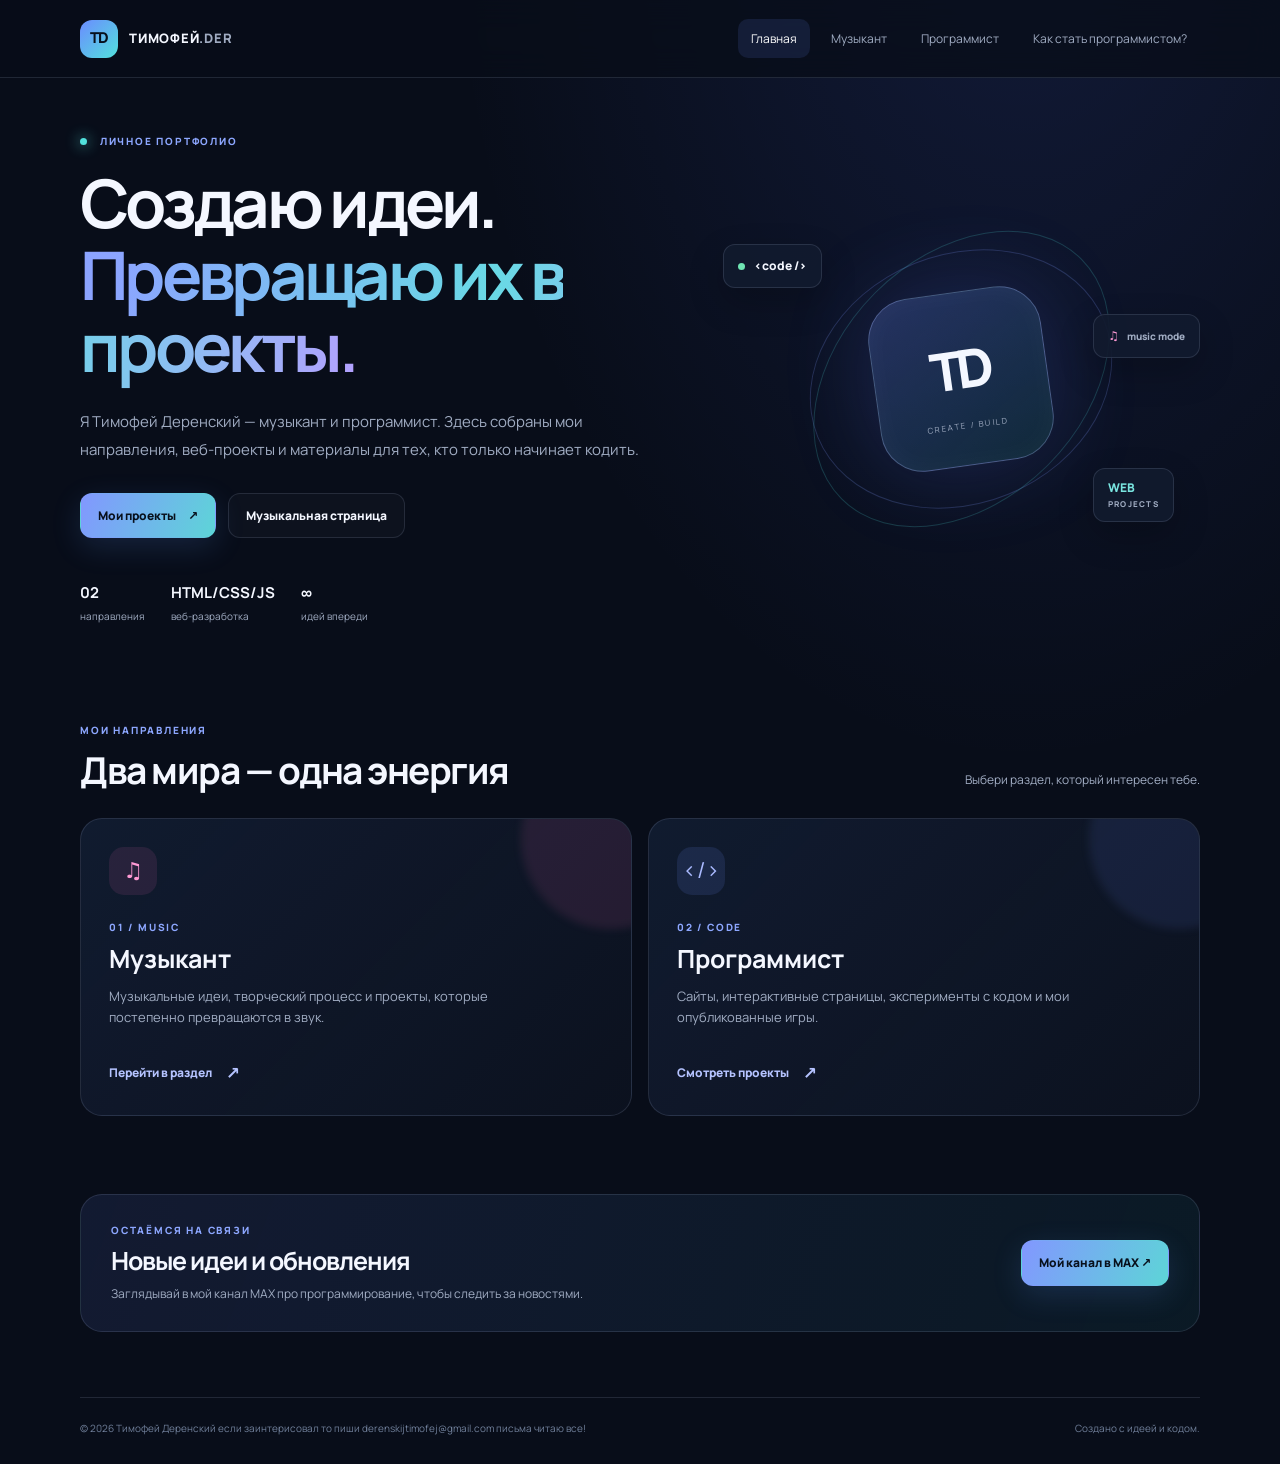
<file: index.html>
<!doctype html>
<html lang="ru">
<head>
  <meta charset="utf-8">
  <meta name="viewport" content="width=device-width, initial-scale=1">
  <meta name="theme-color" content="#0b1020">
  <meta name="description" content="Портфолио Тимофея Деренского: музыка, программирование и проекты.">
  <title>Тимофей Деренский — портфолио</title>
  <link rel="stylesheet" href="style.css">
</head>
<body>
<header class="site-header">
  <a class="brand" href="index.html"><span class="brand-mark">TD</span><span>ТИМОФЕЙ<span class="muted">.DER</span></span></a>
  <button class="menu-toggle" aria-label="Открыть меню" aria-expanded="false">☰</button>
  <nav class="nav">
    <a class="active" href="index.html">Главная</a>
    <a href="musician.html">Музыкант</a>
    <a href="programmer.html">Программист</a>
    <a href="learn.html">Как стать программистом?</a>
  </nav>
</header>
<main>
  <section class="hero container">
    <div class="hero-copy">
      <p class="eyebrow"><span class="pulse"></span> ЛИЧНОЕ ПОРТФОЛИО</p>
      <h1>Создаю идеи.<br><span class="gradient-text">Превращаю их в проекты.</span></h1>
      <p class="lead">Я Тимофей Деренский — музыкант и программист. Здесь собраны мои направления, веб-проекты и материалы для тех, кто только начинает кодить.</p>
      <div class="hero-actions">
        <a class="button primary" href="programmer.html">Мои проекты <span>↗</span></a>
        <a class="button secondary" href="musician.html">Музыкальная страница</a>
      </div>
      <div class="mini-stats">
        <div><strong>02</strong><span>направления</span></div>
        <div><strong>HTML/CSS/JS</strong><span>веб-разработка</span></div>
        <div><strong>∞</strong><span>идей впереди</span></div>
      </div>
    </div>
    <div class="hero-art" aria-label="Абстрактная иллюстрация">
      <div class="orbit orbit-one"></div><div class="orbit orbit-two"></div>
      <div class="core"><span>TD</span><small>CREATE / BUILD</small></div>
      <div class="float-card card-code"><span class="dot dot-green"></span> &lt;code /&gt;</div>
      <div class="float-card card-music">♫ <span>music mode</span></div>
      <div class="float-card card-web">WEB<br><small>PROJECTS</small></div>
    </div>
  </section>
  <section class="section container">
    <div class="section-heading"><div><p class="eyebrow">МОИ НАПРАВЛЕНИЯ</p><h2>Два мира — одна энергия</h2></div><p>Выбери раздел, который интересен тебе.</p></div>
    <div class="feature-grid">
      <a class="feature-card music-card" href="musician.html"><div class="feature-icon">♫</div><p class="eyebrow">01 / MUSIC</p><h3>Музыкант</h3><p>Музыкальные идеи, творческий процесс и проекты, которые постепенно превращаются в звук.</p><span class="text-link">Перейти в раздел <b>↗</b></span></a>
      <a class="feature-card code-card" href="programmer.html"><div class="feature-icon">&lt;/&gt;</div><p class="eyebrow">02 / CODE</p><h3>Программист</h3><p>Сайты, интерактивные страницы, эксперименты с кодом и мои опубликованные игры.</p><span class="text-link">Смотреть проекты <b>↗</b></span></a>
    </div>
  </section>
  <section class="community-band container">
    <div><p class="eyebrow">ОСТАЁМСЯ НА СВЯЗИ</p><h2>Новые идеи и обновления</h2><p>Заглядывай в мой канал MAX про программирование, чтобы следить за новостями.</p></div>
    <a class="button primary" href="https://max.ru/join/OWKuFMnYmhyR2rwRwf-dIkfcgJNH3HyfFneacrjcC28" target="_blank" rel="noopener noreferrer">Мой канал в MAX ↗</a>
  </section>
</main>
<footer class="footer"><span>© <span id="year"></span> Тимофей Деренский если заинтерисовал то пиши derenskijtimofej@gmail.com письма читаю все! </span><span>Создано с идеей и кодом.</span></footer>
<script src="script.js"></script>
</body></html>
</file>
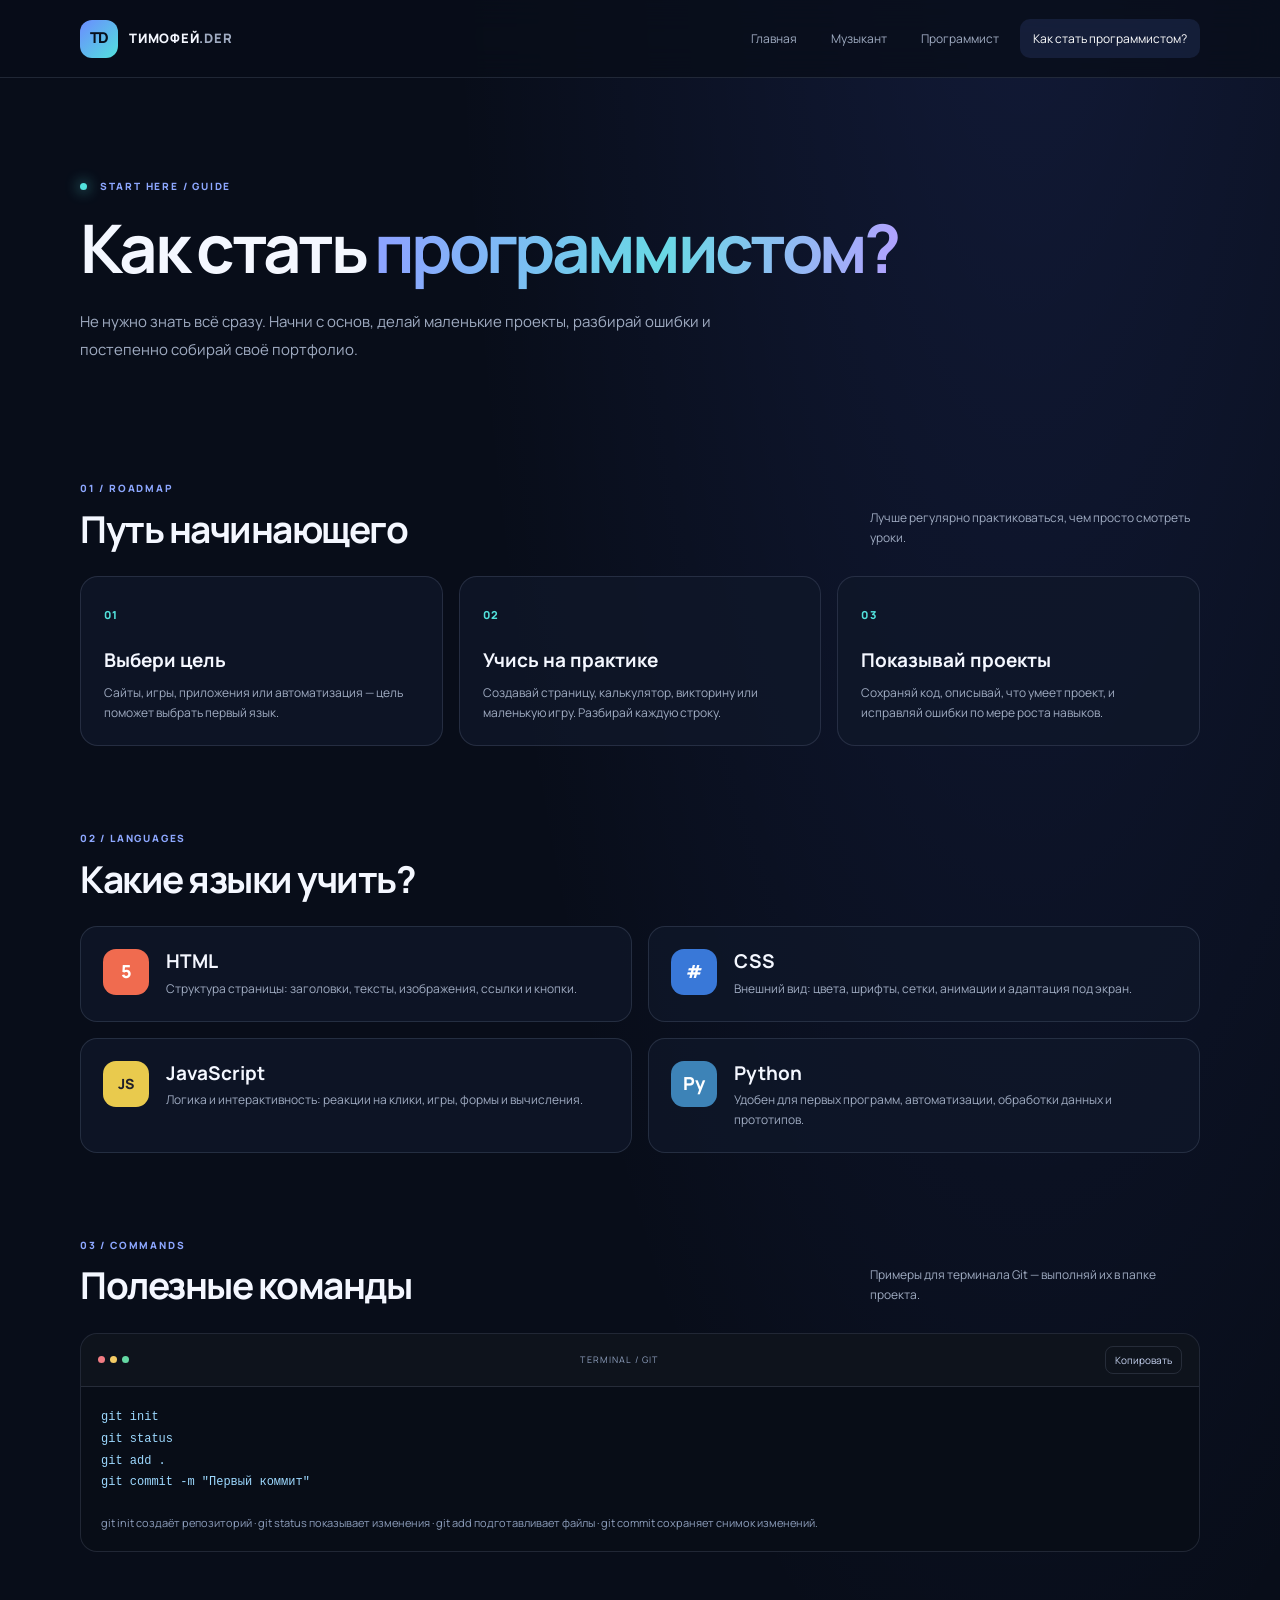
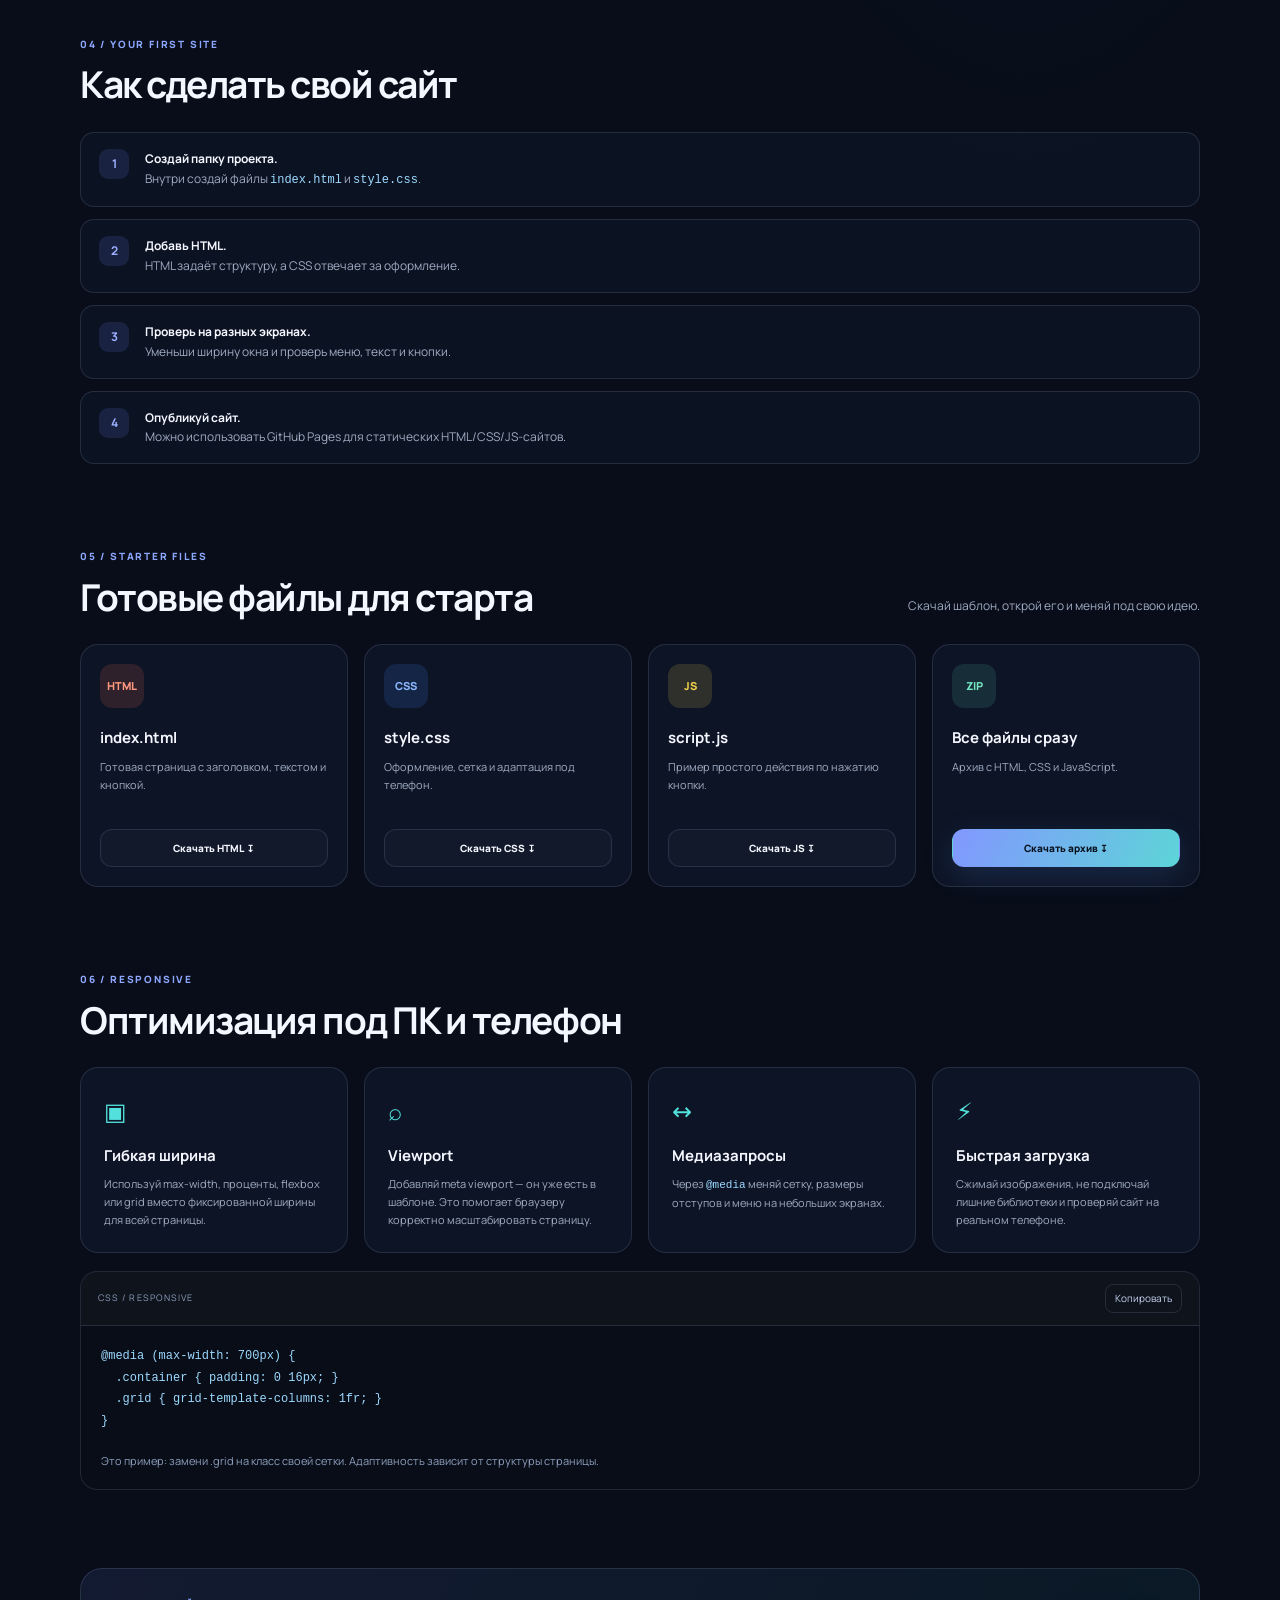
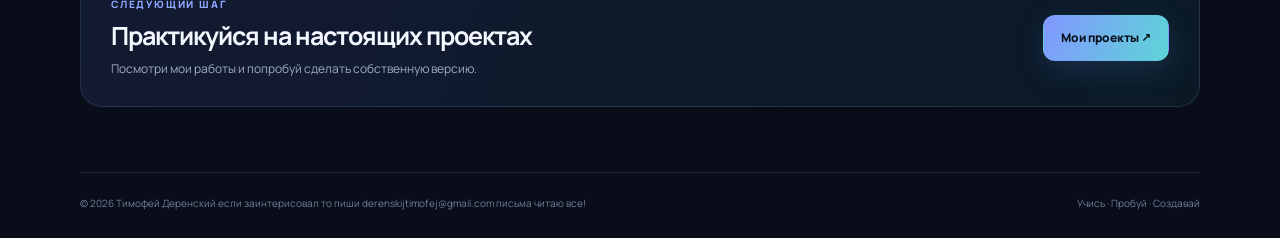
<file: learn.html>
<!doctype html>
<html lang="ru"><head><meta charset="utf-8"><meta name="viewport" content="width=device-width, initial-scale=1"><meta name="theme-color" content="#0b1020"><meta name="description" content="Советы начинающим программистам, языки, команды и шаблоны сайтов."><title>Как стать программистом? — Тимофей Деренский</title><link rel="stylesheet" href="style.css"></head>
<body><header class="site-header"><a class="brand" href="index.html"><span class="brand-mark">TD</span><span>ТИМОФЕЙ<span class="muted">.DER</span></span></a><button class="menu-toggle" aria-label="Открыть меню" aria-expanded="false">☰</button><nav class="nav"><a href="index.html">Главная</a><a href="musician.html">Музыкант</a><a href="programmer.html">Программист</a><a class="active" href="learn.html">Как стать программистом?</a></nav></header>
<main><section class="page-hero container"><p class="eyebrow"><span class="pulse"></span> START HERE / GUIDE</p><h1>Как стать <span class="gradient-text">программистом?</span></h1><p class="lead">Не нужно знать всё сразу. Начни с основ, делай маленькие проекты, разбирай ошибки и постепенно собирай своё портфолио.</p></section>
<section class="section container"><div class="section-heading"><div><p class="eyebrow">01 / ROADMAP</p><h2>Путь начинающего</h2></div><p>Лучше регулярно практиковаться, чем просто смотреть уроки.</p></div><div class="steps-grid"><article class="info-card"><span class="number">01</span><h3>Выбери цель</h3><p>Сайты, игры, приложения или автоматизация — цель поможет выбрать первый язык.</p></article><article class="info-card"><span class="number">02</span><h3>Учись на практике</h3><p>Создавай страницу, калькулятор, викторину или маленькую игру. Разбирай каждую строку.</p></article><article class="info-card"><span class="number">03</span><h3>Показывай проекты</h3><p>Сохраняй код, описывай, что умеет проект, и исправляй ошибки по мере роста навыков.</p></article></div></section>
<section class="section container"><div class="section-heading"><div><p class="eyebrow">02 / LANGUAGES</p><h2>Какие языки учить?</h2></div></div><div class="language-grid"><article class="language-card"><span class="lang-icon html-icon">5</span><div><h3>HTML</h3><p>Структура страницы: заголовки, тексты, изображения, ссылки и кнопки.</p></div></article><article class="language-card"><span class="lang-icon css-icon">#</span><div><h3>CSS</h3><p>Внешний вид: цвета, шрифты, сетки, анимации и адаптация под экран.</p></div></article><article class="language-card"><span class="lang-icon js-icon">JS</span><div><h3>JavaScript</h3><p>Логика и интерактивность: реакции на клики, игры, формы и вычисления.</p></div></article><article class="language-card"><span class="lang-icon py-icon">Py</span><div><h3>Python</h3><p>Удобен для первых программ, автоматизации, обработки данных и прототипов.</p></div></article></div></section>
<section class="section container"><div class="section-heading"><div><p class="eyebrow">03 / COMMANDS</p><h2>Полезные команды</h2></div><p>Примеры для терминала Git — выполняй их в папке проекта.</p></div><div class="code-panel"><div class="code-head"><span><i></i><i></i><i></i></span><span>TERMINAL / GIT</span><button class="copy-button" data-copy="git init&#10;git status&#10;git add .&#10;git commit -m &quot;Первый коммит&quot;">Копировать</button></div><pre><code>git init
git status
git add .
git commit -m "Первый коммит"</code></pre><p class="code-note">git init создаёт репозиторий · git status показывает изменения · git add подготавливает файлы · git commit сохраняет снимок изменений.</p></div></section>
<section class="section container"><div class="section-heading"><div><p class="eyebrow">04 / YOUR FIRST SITE</p><h2>Как сделать свой сайт</h2></div></div><div class="steps-list"><div><b>1</b><p><strong>Создай папку проекта.</strong><br>Внутри создай файлы <code>index.html</code> и <code>style.css</code>.</p></div><div><b>2</b><p><strong>Добавь HTML.</strong><br>HTML задаёт структуру, а CSS отвечает за оформление.</p></div><div><b>3</b><p><strong>Проверь на разных экранах.</strong><br>Уменьши ширину окна и проверь меню, текст и кнопки.</p></div><div><b>4</b><p><strong>Опубликуй сайт.</strong><br>Можно использовать GitHub Pages для статических HTML/CSS/JS-сайтов.</p></div></div></section>
<section class="section container"><div class="section-heading"><div><p class="eyebrow">05 / STARTER FILES</p><h2>Готовые файлы для старта</h2></div><p>Скачай шаблон, открой его и меняй под свою идею.</p></div><div class="download-grid"><article class="download-card"><div class="file-icon">HTML</div><h3>index.html</h3><p>Готовая страница с заголовком, текстом и кнопкой.</p><a class="button secondary full-button" href="starter-files/index.html" download>Скачать HTML ↧</a></article><article class="download-card"><div class="file-icon css-file">CSS</div><h3>style.css</h3><p>Оформление, сетка и адаптация под телефон.</p><a class="button secondary full-button" href="starter-files/style.css" download>Скачать CSS ↧</a></article><article class="download-card"><div class="file-icon js-file">JS</div><h3>script.js</h3><p>Пример простого действия по нажатию кнопки.</p><a class="button secondary full-button" href="starter-files/script.js" download>Скачать JS ↧</a></article><article class="download-card"><div class="file-icon zip-file">ZIP</div><h3>Все файлы сразу</h3><p>Архив с HTML, CSS и JavaScript.</p><a class="button primary full-button" href="starter-files.zip" download>Скачать архив ↧</a></article></div></section>
<section class="section container"><div class="section-heading"><div><p class="eyebrow">06 / RESPONSIVE</p><h2>Оптимизация под ПК и телефон</h2></div></div><div class="tips-grid"><article class="tip-card"><span>▣</span><h3>Гибкая ширина</h3><p>Используй max-width, проценты, flexbox или grid вместо фиксированной ширины для всей страницы.</p></article><article class="tip-card"><span>⌕</span><h3>Viewport</h3><p>Добавляй meta viewport — он уже есть в шаблоне. Это помогает браузеру корректно масштабировать страницу.</p></article><article class="tip-card"><span>↔</span><h3>Медиазапросы</h3><p>Через <code>@media</code> меняй сетку, размеры отступов и меню на небольших экранах.</p></article><article class="tip-card"><span>⚡</span><h3>Быстрая загрузка</h3><p>Сжимай изображения, не подключай лишние библиотеки и проверяй сайт на реальном телефоне.</p></article></div><div class="code-panel"><div class="code-head"><span>CSS / RESPONSIVE</span><button class="copy-button" data-copy="@media (max-width: 700px) {&#10;  .container { padding: 0 16px; }&#10;  .grid { grid-template-columns: 1fr; }&#10;}">Копировать</button></div><pre><code>@media (max-width: 700px) {
  .container { padding: 0 16px; }
  .grid { grid-template-columns: 1fr; }
}</code></pre><p class="code-note">Это пример: замени .grid на класс своей сетки. Адаптивность зависит от структуры страницы.</p></div></section>
<section class="container community-band"><div><p class="eyebrow">СЛЕДУЮЩИЙ ШАГ</p><h2>Практикуйся на настоящих проектах</h2><p>Посмотри мои работы и попробуй сделать собственную версию.</p></div><a class="button primary" href="programmer.html">Мои проекты ↗</a></section></main>
<footer class="footer"><span>© <span id="year"></span> Тимофей Деренский если заинтерисовал то пиши derenskijtimofej@gmail.com письма читаю все!</span><span>Учись · Пробуй · Создавай</span></footer><script src="script.js"></script></body></html>
</file>
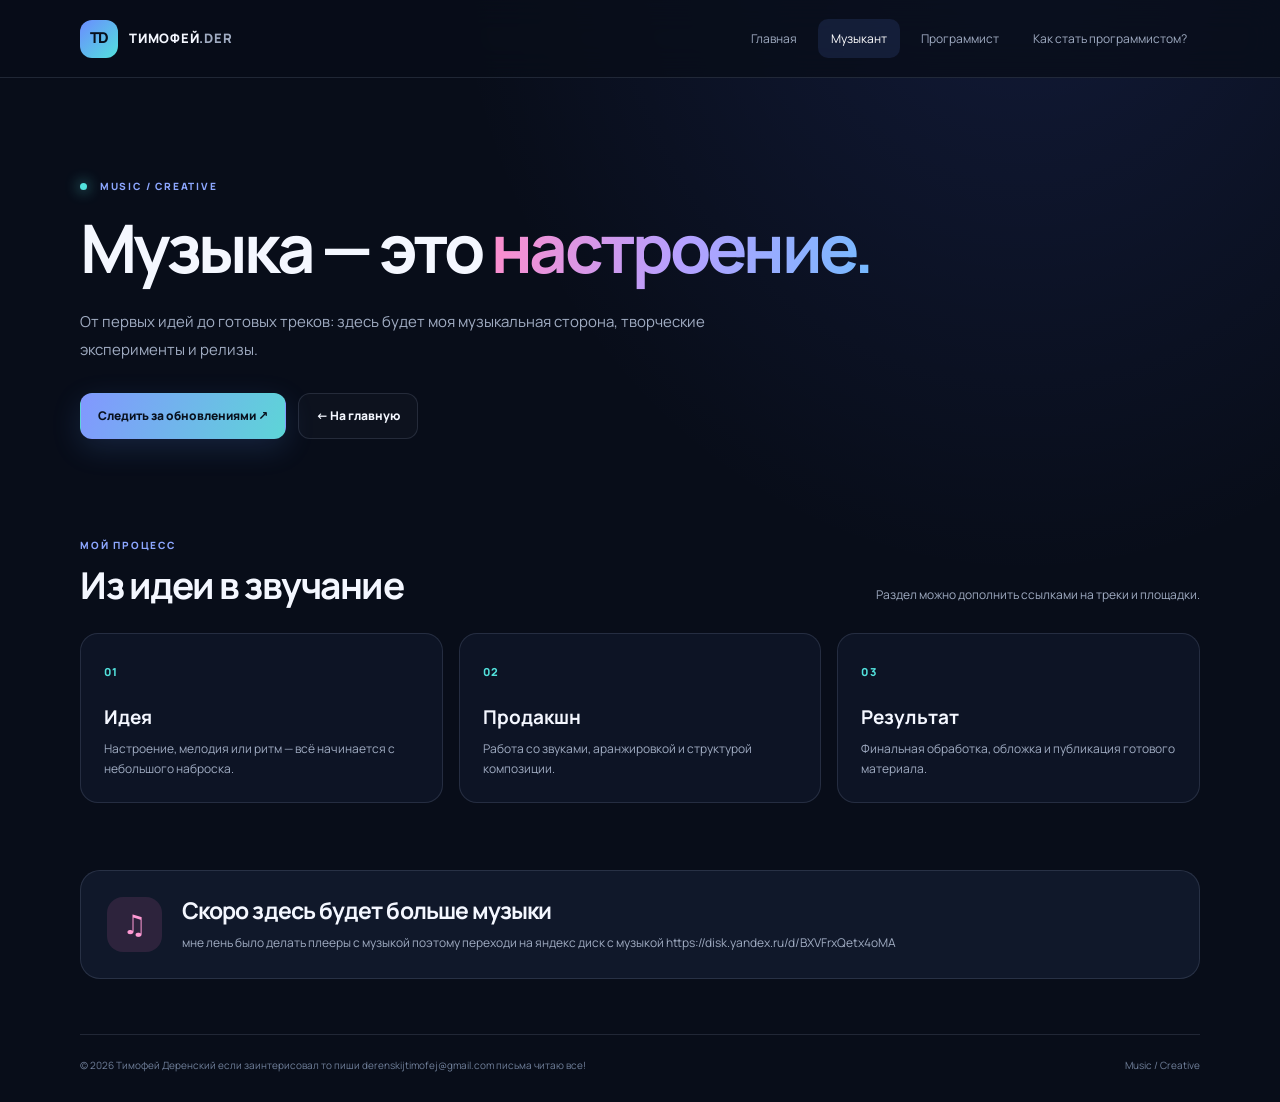
<file: musician.html>
<!doctype html>
<html lang="ru"><head><meta charset="utf-8"><meta name="viewport" content="width=device-width, initial-scale=1"><meta name="theme-color" content="#0b1020"><title>Музыкант — Тимофей Деренский</title><link rel="stylesheet" href="style.css"></head>
<body><header class="site-header"><a class="brand" href="index.html"><span class="brand-mark">TD</span><span>ТИМОФЕЙ<span class="muted">.DER</span></span></a><button class="menu-toggle" aria-label="Открыть меню" aria-expanded="false">☰</button><nav class="nav"><a href="index.html">Главная</a><a class="active" href="musician.html">Музыкант</a><a href="programmer.html">Программист</a><a href="learn.html">Как стать программистом?</a></nav></header>
<main><section class="page-hero container"><p class="eyebrow"><span class="pulse"></span> MUSIC / CREATIVE</p><h1>Музыка — это <span class="gradient-text music-gradient">настроение.</span></h1><p class="lead">От первых идей до готовых треков: здесь будет моя музыкальная сторона, творческие эксперименты и релизы.</p><div class="hero-actions"><a class="button primary" href="https://max.ru/join/OWKuFMnYmhyR2rwRwf-dIkfcgJNH3HyfFneacrjcC28" target="_blank" rel="noopener noreferrer">Следить за обновлениями ↗</a><a class="button secondary" href="index.html">← На главную</a></div></section>
<section class="section container"><div class="section-heading"><div><p class="eyebrow">МОЙ ПРОЦЕСС</p><h2>Из идеи в звучание</h2></div><p>Раздел можно дополнить ссылками на треки и площадки.</p></div><div class="steps-grid"><article class="info-card"><span class="number">01</span><h3>Идея</h3><p>Настроение, мелодия или ритм — всё начинается с небольшого наброска.</p></article><article class="info-card"><span class="number">02</span><h3>Продакшн</h3><p>Работа со звуками, аранжировкой и структурой композиции.</p></article><article class="info-card"><span class="number">03</span><h3>Результат</h3><p>Финальная обработка, обложка и публикация готового материала.</p></article></div></section>
<section class="container callout"><div class="callout-icon">♫</div><div><h2>Скоро здесь будет больше музыки</h2><p>мне лень было делать плееры с музыкой поэтому переходи на яндекс диск с музыкой https://disk.yandex.ru/d/BXVFrxQetx4oMA</p></div></section></main><footer class="footer"><span>© <span id="year"></span> Тимофей Деренский если заинтерисовал то пиши derenskijtimofej@gmail.com письма читаю все!</span><span>Music / Creative</span></footer><script src="script.js"></script></body></html>
</file>
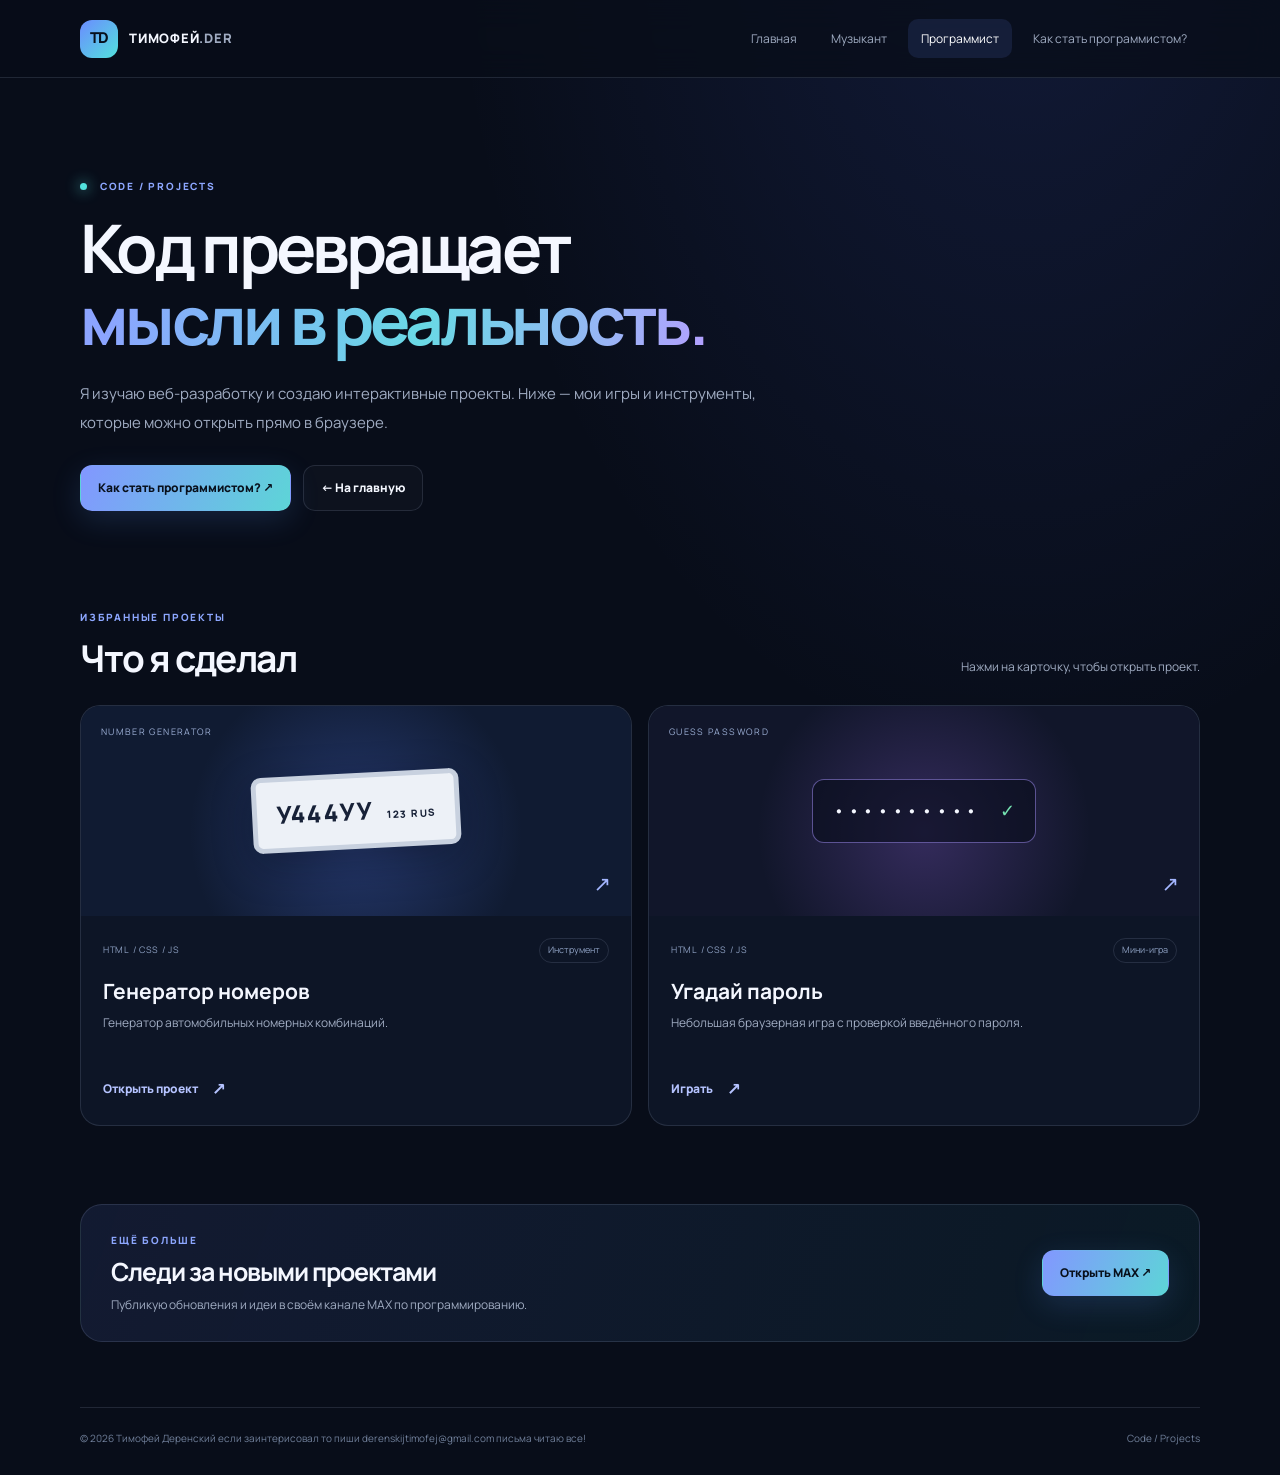
<file: programmer.html>
<!doctype html>
<html lang="ru"><head><meta charset="utf-8"><meta name="viewport" content="width=device-width, initial-scale=1"><meta name="theme-color" content="#0b1020"><meta name="description" content="Веб-проекты и игры Тимофея Деренского."><title>Программист — Тимофей Деренский</title><link rel="stylesheet" href="style.css"></head>
<body><header class="site-header"><a class="brand" href="index.html"><span class="brand-mark">TD</span><span>ТИМОФЕЙ<span class="muted">.DER</span></span></a><button class="menu-toggle" aria-label="Открыть меню" aria-expanded="false">☰</button><nav class="nav"><a href="index.html">Главная</a><a href="musician.html">Музыкант</a><a class="active" href="programmer.html">Программист</a><a href="learn.html">Как стать программистом?</a></nav></header>
<main><section class="page-hero container"><p class="eyebrow"><span class="pulse"></span> CODE / PROJECTS</p><h1>Код превращает<br><span class="gradient-text">мысли в реальность.</span></h1><p class="lead">Я изучаю веб-разработку и создаю интерактивные проекты. Ниже — мои игры и инструменты, которые можно открыть прямо в браузере.</p><div class="hero-actions"><a class="button primary" href="learn.html">Как стать программистом? ↗</a><a class="button secondary" href="index.html">← На главную</a></div></section>
<section class="section container"><div class="section-heading"><div><p class="eyebrow">ИЗБРАННЫЕ ПРОЕКТЫ</p><h2>Что я сделал</h2></div><p>Нажми на карточку, чтобы открыть проект.</p></div><div class="project-grid">
<a class="project-card" href="https://derenskijtimofej.github.io/numbergeneretor/" target="_blank" rel="noopener noreferrer"><div class="project-preview preview-number"><span class="preview-label">NUMBER GENERATOR</span><div class="plate">У444УУ <small>123 RUS</small></div><span class="preview-symbol">↗</span></div><div class="project-info"><div class="project-meta"><span>HTML / CSS / JS</span><span class="tag">Инструмент</span></div><h3>Генератор номеров</h3><p>Генератор автомобильных номерных комбинаций.</p><span class="text-link">Открыть проект <b>↗</b></span></div></a>
<a class="project-card" href="https://derenskijtimofej.github.io/guesspassword/" target="_blank" rel="noopener noreferrer"><div class="project-preview preview-password"><span class="preview-label">GUESS PASSWORD</span><div class="password-box"><span>••••••••••</span><b>✓</b></div><span class="preview-symbol">↗</span></div><div class="project-info"><div class="project-meta"><span>HTML / CSS / JS</span><span class="tag">Мини-игра</span></div><h3>Угадай пароль</h3><p>Небольшая браузерная игра с проверкой введённого пароля.</p><span class="text-link">Играть <b>↗</b></span></div></a>
</div></section>
<section class="container community-band"><div><p class="eyebrow">ЕЩЁ БОЛЬШЕ</p><h2>Следи за новыми проектами</h2><p>Публикую обновления и идеи в своём канале MAX по программированию.</p></div><a class="button primary" href="https://max.ru/join/OWKuFMnYmhyR2rwRwf-dIkfcgJNH3HyfFneacrjcC28" target="_blank" rel="noopener noreferrer">Открыть MAX ↗</a></section></main><footer class="footer"><span>© <span id="year"></span> Тимофей Деренский если заинтерисовал то пиши derenskijtimofej@gmail.com письма читаю все!</span><span>Code / Projects</span></footer><script src="script.js"></script></body></html>
</file>
<file: style.css>
@import url('https://fonts.googleapis.com/css2?family=Manrope:wght@400;500;600;700;800&display=swap');
:root{--bg:#080d19;--panel:#10182a;--panel2:#131f35;--text:#f4f7ff;--muted:#a0acc2;--line:rgba(181,198,232,.14);--blue:#6b8cff;--cyan:#52e1dc;--purple:#a18aff;--radius:22px}
*{box-sizing:border-box}html{scroll-behavior:smooth}body{margin:0;background:radial-gradient(ellipse at 80% -10%,rgba(81,111,255,.14),transparent 40%),var(--bg);color:var(--text);font-family:Manrope,system-ui,-apple-system,Segoe UI,sans-serif;line-height:1.65}a{color:inherit;text-decoration:none}button{font:inherit}.container{width:min(1120px,calc(100% - 44px));margin-inline:auto}.site-header{height:78px;padding:0 max(22px,calc((100% - 1120px)/2));display:flex;align-items:center;justify-content:space-between;border-bottom:1px solid var(--line);background:rgba(8,13,25,.78);backdrop-filter:blur(16px);position:sticky;top:0;z-index:20}.brand{display:flex;align-items:center;gap:11px;font-weight:800;letter-spacing:.06em;font-size:13px}.brand-mark{display:grid;place-items:center;width:38px;height:38px;border-radius:12px;background:linear-gradient(135deg,var(--blue),var(--cyan));color:#07101d;font-weight:900;letter-spacing:-.04em;font-size:15px}.muted{color:var(--muted)}.nav{display:flex;align-items:center;gap:8px}.nav a{font-size:12px;color:var(--muted);padding:10px 13px;border-radius:10px;transition:.2s}.nav a:hover,.nav a.active{background:rgba(111,143,255,.12);color:#fff}.menu-toggle{display:none;background:var(--panel);border:1px solid var(--line);color:white;border-radius:10px;padding:7px 11px}.hero{min-height:570px;display:grid;grid-template-columns:1.12fr .88fr;align-items:center;gap:35px;padding-top:55px;padding-bottom:55px}.eyebrow{font-size:10px;font-weight:800;letter-spacing:.18em;color:#8da7ff;margin:0 0 17px}.pulse{display:inline-block;width:7px;height:7px;background:var(--cyan);border-radius:50%;margin-right:9px;box-shadow:0 0 14px var(--cyan)}h1,h2,h3,p{margin-top:0}h1{font-size:clamp(39px,5.4vw,67px);line-height:1.08;letter-spacing:-.055em;margin-bottom:24px}h2{font-size:clamp(25px,3.5vw,37px);line-height:1.2;letter-spacing:-.04em;margin-bottom:0}h3{font-size:19px;line-height:1.3;margin-bottom:10px}.gradient-text{background:linear-gradient(100deg,#8ca4ff 5%,#69d9e5 55%,#b3a0ff);-webkit-background-clip:text;background-clip:text;color:transparent}.music-gradient{background-image:linear-gradient(100deg,#ff8dcb,#b5a0ff,#75baff)}.lead{font-size:15px;color:var(--muted);max-width:560px;line-height:1.9}.hero-actions{display:flex;gap:12px;flex-wrap:wrap;margin-top:28px}.button{display:inline-flex;align-items:center;justify-content:center;gap:12px;padding:12px 17px;border-radius:12px;font-size:12px;font-weight:800;border:1px solid transparent;transition:transform .2s,background .2s;cursor:pointer}.button:hover{transform:translateY(-2px)}.primary{background:linear-gradient(115deg,#8297ff,#5dd5d7);color:#08101c;box-shadow:0 9px 30px rgba(93,157,255,.16)}.secondary{border-color:var(--line);background:rgba(255,255,255,.025);color:var(--text)}.secondary:hover{background:rgba(255,255,255,.07)}.mini-stats{display:flex;gap:26px;margin-top:43px}.mini-stats div{display:flex;flex-direction:column;gap:2px}.mini-stats strong{font-size:15px}.mini-stats span{font-size:10px;color:var(--muted)}.hero-art{height:370px;position:relative;display:grid;place-items:center}.orbit{position:absolute;border:1px solid rgba(126,154,255,.22);border-radius:50%;transform:rotate(-22deg)}.orbit-one{width:310px;height:250px}.orbit-two{width:245px;height:340px;transform:rotate(45deg);border-color:rgba(82,225,220,.2)}.core{width:174px;height:174px;border-radius:42px;display:flex;flex-direction:column;align-items:center;justify-content:center;background:linear-gradient(145deg,rgba(104,134,255,.27),rgba(48,214,218,.12));border:1px solid rgba(171,192,255,.32);box-shadow:0 0 90px rgba(88,118,255,.2),inset 0 0 30px rgba(255,255,255,.035);transform:rotate(-8deg)}.core span{font-size:53px;font-weight:800;letter-spacing:-.1em}.core small{font-size:8px;letter-spacing:.19em;color:var(--muted);margin-top:6px}.float-card{position:absolute;background:rgba(18,27,46,.92);border:1px solid var(--line);padding:11px 14px;border-radius:12px;font-size:12px;font-weight:800;box-shadow:0 14px 35px rgba(0,0,0,.22)}.card-code{top:50px;left:0}.dot{display:inline-block;width:7px;height:7px;border-radius:50%;margin-right:7px}.dot-green{background:#6fe5b3}.card-music{right:0;top:120px;color:#ff9ad4}.card-music span{color:var(--muted);font-size:10px;margin-left:6px}.card-web{bottom:42px;right:26px;color:#79e5e0;line-height:1.25}.card-web small{font-size:8px;letter-spacing:.16em;color:var(--muted)}.section{padding-top:42px;padding-bottom:42px}.section-heading{display:flex;align-items:end;justify-content:space-between;gap:25px;margin-bottom:25px}.section-heading .eyebrow{margin-bottom:10px}.section-heading>p{max-width:330px;color:var(--muted);font-size:12px;margin-bottom:3px}.feature-grid,.steps-grid,.project-grid,.download-grid,.tips-grid,.language-grid{display:grid;gap:16px}.feature-grid{grid-template-columns:repeat(2,minmax(0,1fr))}.feature-card{position:relative;display:block;padding:28px;border:1px solid var(--line);border-radius:var(--radius);background:linear-gradient(135deg,rgba(18,29,50,.9),rgba(13,19,33,.8));overflow:hidden;transition:.25s}.feature-card:hover,.project-card:hover{transform:translateY(-4px);border-color:rgba(129,156,255,.45)}.feature-card:after{content:"";position:absolute;width:180px;height:180px;right:-70px;top:-70px;border-radius:50%;filter:blur(4px);background:rgba(107,140,255,.1)}.music-card:after{background:rgba(255,105,185,.1)}.feature-icon{display:grid;place-items:center;width:48px;height:48px;border-radius:15px;background:rgba(111,143,255,.13);color:#aabaff;font-size:22px;margin-bottom:24px}.music-card .feature-icon{color:#ff9ad4;background:rgba(255,105,185,.1)}.feature-card .eyebrow{margin-bottom:8px}.feature-card h3{font-size:25px}.feature-card>p:not(.eyebrow){color:var(--muted);font-size:13px;max-width:440px;min-height:50px}.text-link{display:inline-flex;align-items:center;gap:14px;font-size:12px;font-weight:800;color:#b5c3ff;margin-top:10px}.text-link b{font-size:17px}.community-band{margin-top:36px;margin-bottom:65px;border:1px solid var(--line);border-radius:var(--radius);padding:27px 30px;background:linear-gradient(110deg,rgba(92,117,219,.13),rgba(47,195,200,.07));display:flex;align-items:center;justify-content:space-between;gap:20px}.community-band .eyebrow{margin-bottom:8px}.community-band h2{font-size:25px;margin-bottom:8px}.community-band p:not(.eyebrow){font-size:12px;color:var(--muted);margin-bottom:0}.footer{width:min(1120px,calc(100% - 44px));margin:0 auto;border-top:1px solid var(--line);padding:22px 0 28px;display:flex;justify-content:space-between;gap:15px;color:#71809b;font-size:10px}.page-hero{padding-top:100px;padding-bottom:56px;min-height:360px}.page-hero h1{max-width:850px}.page-hero .lead{max-width:690px}.steps-grid{grid-template-columns:repeat(3,minmax(0,1fr))}.info-card,.tip-card,.download-card{border:1px solid var(--line);background:rgba(16,24,42,.78);border-radius:18px;padding:23px}.number{display:inline-block;font-size:11px;letter-spacing:.12em;color:var(--cyan);font-weight:800;margin-bottom:24px}.info-card p,.tip-card p,.download-card p{font-size:12px;color:var(--muted);margin-bottom:0}.callout{display:flex;align-items:center;gap:20px;padding:26px;border:1px solid var(--line);border-radius:20px;background:var(--panel);margin-top:25px;margin-bottom:55px}.callout-icon{display:grid;place-items:center;flex:0 0 55px;height:55px;border-radius:16px;background:rgba(255,117,190,.12);color:#ff9ad4;font-size:27px}.callout p{color:var(--muted);font-size:12px;margin-bottom:0}.callout h2{font-size:23px;margin-bottom:8px}.project-grid{grid-template-columns:repeat(2,minmax(0,1fr))}.project-card{overflow:hidden;border:1px solid var(--line);border-radius:20px;background:rgba(16,24,42,.8);transition:.25s}.project-preview{height:210px;position:relative;display:flex;align-items:center;justify-content:center;overflow:hidden}.preview-number{background:radial-gradient(circle at 50% 60%,rgba(88,128,255,.3),transparent 55%),#101b32}.preview-password{background:radial-gradient(circle at 50% 60%,rgba(166,112,255,.24),transparent 55%),#11162a}.preview-label{position:absolute;top:19px;left:20px;font-size:9px;letter-spacing:.15em;color:#9baed4}.plate{background:#edf1f7;color:#172137;border:5px solid #c8d1df;border-radius:10px;padding:13px 19px;font-size:24px;font-weight:800;letter-spacing:.06em;box-shadow:0 12px 40px #05091355;transform:rotate(-3deg)}.plate small{font-size:10px;margin-left:8px}.preview-symbol{position:absolute;right:20px;bottom:15px;color:#a4b6ff;font-size:21px}.password-box{display:flex;align-items:center;gap:20px;border:1px solid rgba(167,148,255,.5);background:rgba(8,12,25,.6);padding:16px 20px;border-radius:12px;font-size:18px;letter-spacing:.15em}.password-box b{color:#76e4b2;letter-spacing:0}.project-info{padding:22px}.project-meta{display:flex;align-items:center;justify-content:space-between;gap:8px;color:#8fa2c4;font-size:9px;letter-spacing:.08em}.tag{padding:4px 8px;border:1px solid var(--line);border-radius:20px;letter-spacing:0}.project-info h3{font-size:21px;margin:15px 0 8px}.project-info p{color:var(--muted);font-size:12px;min-height:40px}.language-grid{grid-template-columns:repeat(2,minmax(0,1fr))}.language-card{display:flex;gap:17px;align-items:flex-start;padding:22px;border:1px solid var(--line);border-radius:17px;background:rgba(16,24,42,.72)}.lang-icon{display:grid;place-items:center;flex:0 0 46px;height:46px;border-radius:13px;background:#f06b4f;color:#fff;font-size:18px;font-weight:800}.css-icon{background:#3978d8}.js-icon{background:#e9ca4d;color:#20202a;font-size:14px}.py-icon{background:#3d83b7}.language-card h3{margin-bottom:5px}.language-card p{font-size:12px;color:var(--muted);margin:0}.code-panel{border:1px solid var(--line);border-radius:17px;overflow:hidden;background:#080d17}.code-head{display:flex;align-items:center;justify-content:space-between;gap:10px;padding:12px 17px;background:rgba(255,255,255,.025);border-bottom:1px solid var(--line);font-size:9px;letter-spacing:.12em;color:#8e9fbd}.code-head i{display:inline-block;width:7px;height:7px;background:#f17c83;border-radius:50%;margin-right:5px}.code-head i:nth-child(2){background:#f4cb65}.code-head i:nth-child(3){background:#64d8a3}.copy-button{border:1px solid var(--line);background:transparent;color:#c7d3f1;border-radius:8px;padding:5px 9px;font-size:10px;cursor:pointer}.code-panel pre{padding:20px;overflow-x:auto;margin:0;color:#a9d6ff;font-size:12px;line-height:1.8}.code-note{margin:0;padding:0 20px 19px;color:#8e9fbd;font-size:11px}.steps-list{display:grid;gap:12px}.steps-list>div{display:flex;gap:16px;align-items:flex-start;padding:16px 18px;border:1px solid var(--line);border-radius:14px;background:rgba(16,24,42,.55)}.steps-list>div>b{display:grid;place-items:center;flex:0 0 30px;height:30px;border-radius:9px;background:rgba(111,143,255,.14);color:#9eb0ff;font-size:12px}.steps-list p{margin:0;font-size:12px;color:var(--muted)}.steps-list strong{color:var(--text)}code{font-family:ui-monospace,SFMono-Regular,Consolas,monospace;color:#9dd9ff}.download-grid{grid-template-columns:repeat(4,minmax(0,1fr))}.download-card{padding:19px}.file-icon{display:grid;place-items:center;width:44px;height:44px;border-radius:12px;background:rgba(255,113,82,.14);color:#ff9a7f;font-size:11px;font-weight:900;margin-bottom:20px}.css-file{background:rgba(64,133,255,.15);color:#8bb7ff}.js-file{background:rgba(240,209,75,.15);color:#f0d14b}.zip-file{background:rgba(91,222,183,.13);color:#75e6c0}.download-card h3{font-size:15px}.download-card p{min-height:56px;font-size:11px}.full-button{width:100%;padding:10px 8px;margin-top:15px;font-size:10px}.tips-grid{grid-template-columns:repeat(4,minmax(0,1fr))}.tip-card>span{display:block;font-size:24px;color:var(--cyan);margin-bottom:15px}.tip-card h3{font-size:15px}.tip-card p{font-size:11px}.tips-grid+.code-panel{margin-top:18px}
@media(max-width:850px){.nav{gap:0}.nav a{padding:9px 8px;font-size:11px}.hero{grid-template-columns:1fr .8fr;gap:10px}.hero-art{transform:scale(.85)}.download-grid{grid-template-columns:repeat(2,minmax(0,1fr))}.tips-grid{grid-template-columns:repeat(2,minmax(0,1fr))}.mini-stats{gap:17px}}
@media(max-width:680px){.container,.footer{width:calc(100% - 34px)}.site-header{height:68px;padding:0 17px}.menu-toggle{display:block}.nav{display:none;position:absolute;top:67px;left:0;right:0;padding:12px 17px 17px;background:rgba(8,13,25,.98);border-bottom:1px solid var(--line);flex-direction:column;align-items:stretch}.nav.open{display:flex}.nav a{font-size:13px;padding:12px}.hero{display:flex;flex-direction:column;align-items:stretch;padding-top:58px;padding-bottom:30px;gap:0}.hero-copy{position:relative;z-index:1}.hero h1{font-size:clamp(38px,11vw,55px)}.lead{font-size:13px}.hero-art{height:275px;transform:scale(.8);transform-origin:center top;margin-bottom:-25px}.orbit-one{width:260px;height:210px}.orbit-two{height:280px;width:200px}.core{width:145px;height:145px}.core span{font-size:45px}.card-code{left:2%}.card-music{right:0}.page-hero{padding-top:65px;padding-bottom:25px;min-height:0}.page-hero h1{font-size:clamp(38px,10vw,54px)}.section{padding-top:30px;padding-bottom:30px}.section-heading{align-items:flex-start;flex-direction:column;gap:10px}.section-heading>p{font-size:11px}.feature-grid,.steps-grid,.project-grid,.language-grid{grid-template-columns:1fr}.feature-card{padding:23px}.feature-card>p:not(.eyebrow){min-height:0}.mini-stats{margin-top:30px;gap:20px;flex-wrap:wrap}.mini-stats strong{font-size:13px}.mini-stats span{font-size:9px}.community-band{margin-top:24px;margin-bottom:42px;padding:23px;align-items:flex-start;flex-direction:column}.community-band h2{font-size:22px}.community-band .button{width:100%}.footer{font-size:9px;flex-direction:column;gap:5px}.project-preview{height:185px}.callout{align-items:flex-start;padding:20px}.callout h2{font-size:20px}.download-grid,.tips-grid{grid-template-columns:1fr 1fr}.download-card{padding:15px}.download-card p{min-height:74px}.full-button{font-size:9px}.info-card{padding:20px}.code-panel pre{font-size:11px;padding:15px}.code-note{padding:0 15px 15px}.steps-list>div{padding:14px}.hero-actions .button{font-size:11px}.brand{font-size:11px}}
@media(max-width:390px){.download-grid,.tips-grid{grid-template-columns:1fr}.download-card p{min-height:0}.hero-actions{flex-direction:column;align-items:stretch}.hero-actions .button{width:100%}.mini-stats{gap:14px}}
@media(prefers-reduced-motion:reduce){*,*::before,*::after{scroll-behavior:auto!important;transition:none!important}}
</file>
